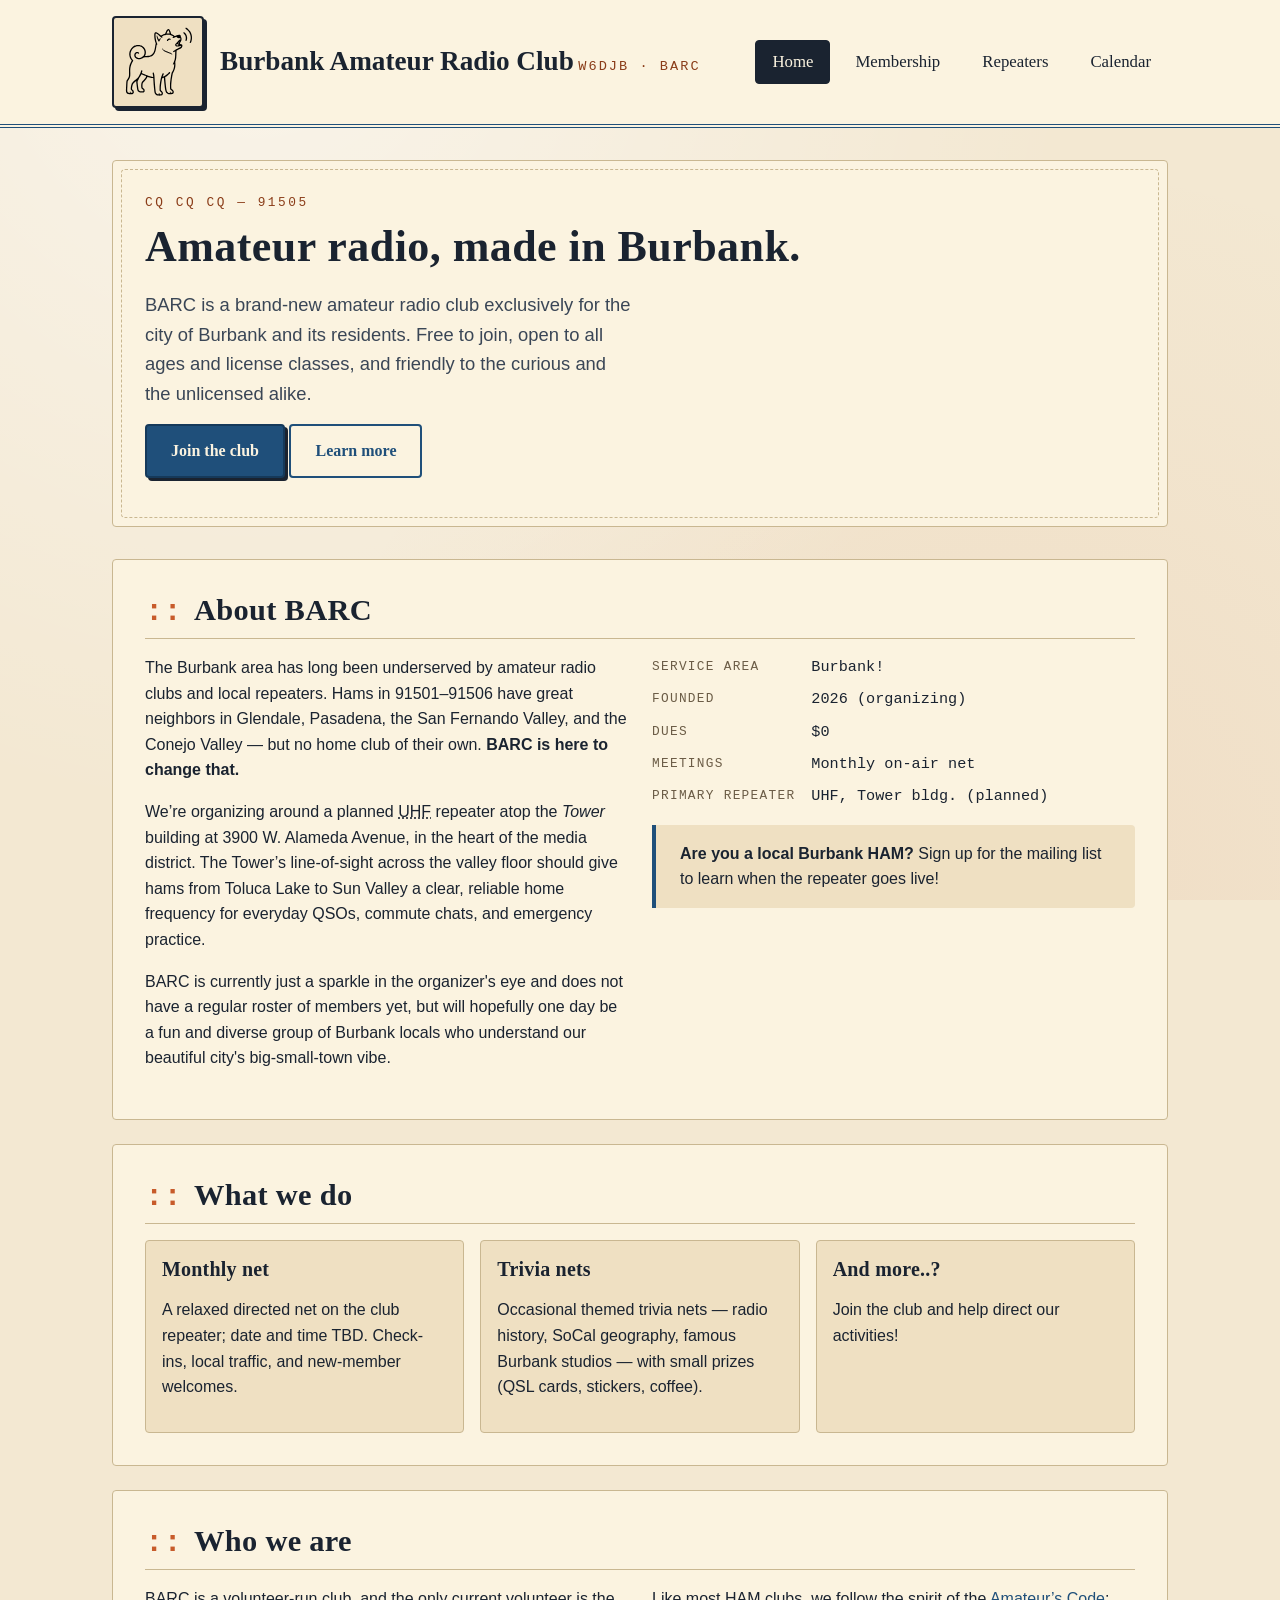
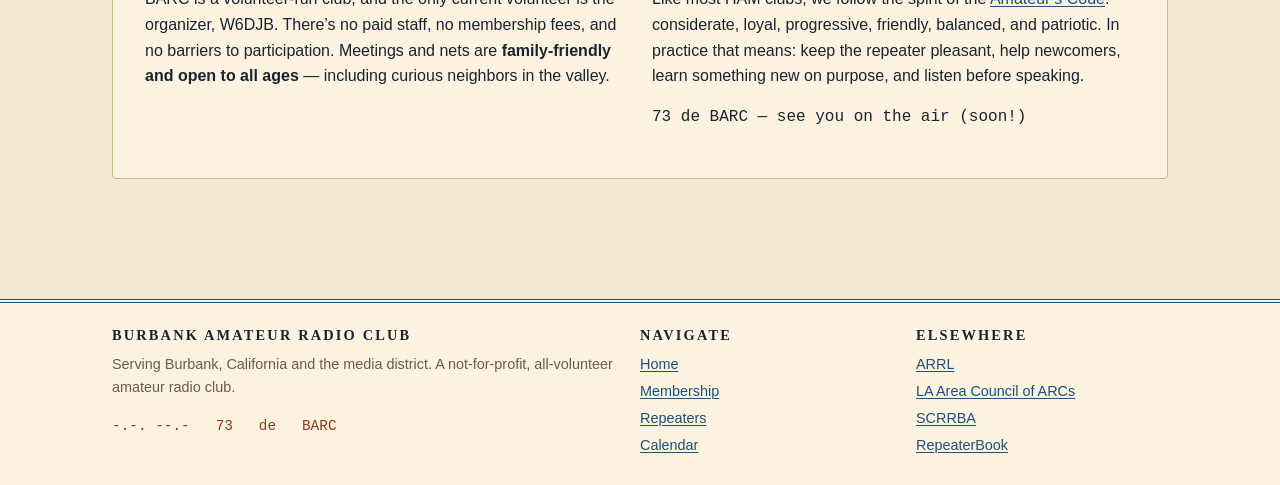
<file: index.html>
<!DOCTYPE html>
<html lang="en">
<head>
  <meta charset="UTF-8" />
  <meta name="viewport" content="width=device-width, initial-scale=1" />
  <title>Burbank Amateur Radio Club — BARC</title>
  <meta name="description"
        content="The Burbank Amateur Radio Club (BARC) is a new, free, family-friendly amateur radio club serving Burbank, California and the surrounding media district." />
  <link rel="icon" type="image/svg+xml" href="images/favicon.svg" />
  <link rel="stylesheet" href="css/style.css" />
</head>
<body>
  <!-- Skip link for keyboard and screen reader users -->
  <a class="skip-link" href="#main">Skip to main content</a>

  <!-- =========================================================
       Site masthead: logo + primary nav, reused on every page.
       ========================================================= -->
  <header class="masthead" role="banner">
    <div class="container masthead__inner">
      <a class="brand" href="index.html" aria-label="Burbank Amateur Radio Club home">
        <img class="brand__mark"
             src="images/logo.svg"
             alt=""
             width="92" height="58" />
        <span>
          <span class="brand__name">Burbank Amateur Radio Club</span>
          <span class="brand__call" aria-label="Club call sign pending">W6DJB &middot; BARC</span>
        </span>
      </a>

      <nav class="nav" aria-label="Primary">
        <ul class="nav__list">
          <li><a class="nav__link" href="index.html" aria-current="page">Home</a></li>
          <li><a class="nav__link" href="membership.html">Membership</a></li>
          <li><a class="nav__link" href="repeaters.html">Repeaters</a></li>
          <li><a class="nav__link" href="calendar.html">Calendar</a></li>
        </ul>
      </nav>
    </div>
  </header>

  <main id="main" class="container">

    <!-- Hero / welcome banner -->
    <section class="hero" aria-labelledby="hero-title">
      <p class="hero__eyebrow">CQ CQ CQ &mdash; 91505</p>
      <h1 id="hero-title">Amateur radio, made in Burbank.</h1>
      <p class="hero__lede">
        BARC is a brand-new amateur radio club exclusively for the city of Burbank and its residents.
        Free to join, open to all ages and license classes, and friendly to the curious
        and the unlicensed alike.
      </p>
      <p>
        <a class="btn" href="membership.html">Join the club</a>
        <a class="btn btn--ghost" href="#about">Learn more</a>
      </p>
    </section>

    <!-- About the club -->
    <section id="about" class="section" aria-labelledby="about-title">
      <h2 id="about-title" class="section__title">About BARC</h2>
      <div class="grid-2">
        <div class="stack">
          <p>
            The Burbank area has long been underserved by amateur radio clubs and
            local repeaters. Hams in 91501&ndash;91506 have great neighbors in Glendale,
            Pasadena, the San Fernando Valley, and the Conejo Valley &mdash; but no home club
            of their own. <strong>BARC is here to change that.</strong>
          </p>
          <p>
            We&rsquo;re organizing around a planned
            <abbr title="Ultra High Frequency">UHF</abbr> repeater atop the
            <em>Tower</em> building at 3900 W. Alameda Avenue, in the heart of the media district.
            The Tower&rsquo;s line-of-sight across the valley floor should give hams from
            Toluca Lake to Sun Valley a clear, reliable home frequency for everyday QSOs,
            commute chats, and emergency practice.
          </p>
          <p>
            BARC is currently just a sparkle in the organizer's eye and does not have a regular
            roster of members yet, but will hopefully one day be a fun and diverse group of Burbank
			locals who understand our beautiful city's big-small-town vibe.
          </p>
        </div>

        <aside aria-label="Club facts" class="stack">
          <dl class="spec">
            <dt>Service area</dt>
            <dd>Burbank!</dd>
            <dt>Founded</dt>
            <dd>2026 (organizing)</dd>
            <dt>Dues</dt>
            <dd>$0</dd>
            <dt>Meetings</dt>
            <dd>Monthly on-air net</dd>
            <dt>Primary repeater</dt>
            <dd>UHF, Tower bldg. (planned)</dd>
          </dl>

          <div class="callout callout--info" role="note">
            <strong>Are you a local Burbank HAM?</strong>
            Sign up for the mailing list to learn when the repeater goes live!
          </div>
        </aside>
      </div>
    </section>

    <!-- What we do -->
    <section class="section" aria-labelledby="what-title">
      <h2 id="what-title" class="section__title">What we do</h2>
      <ul class="cards">
        <li class="card">
          <h3>Monthly net</h3>
          <p>
            A relaxed directed net on the club repeater; date and time TBD.
            Check-ins, local traffic, and new-member welcomes.
          </p>
        </li>
        <li class="card">
          <h3>Trivia nets</h3>
          <p>
            Occasional themed trivia nets &mdash; radio history, SoCal geography,
            famous Burbank studios &mdash; with small prizes (QSL cards, stickers, coffee).
          </p>
        </li>
        <li class="card">
          <h3>And more..?</h3>
          <p>
            Join the club and help direct our activities!
          </p>
        </li>
      </ul>
    </section>

    <!-- Who we are -->
    <section class="section" aria-labelledby="who-title">
      <h2 id="who-title" class="section__title">Who we are</h2>
      <div class="grid-2">
        <div>
          <p>
            BARC is a volunteer-run club, and the only current volunteer is the organizer, W6DJB. 
			There&rsquo;s no paid staff, no membership fees, and no barriers to participation. 
			Meetings and nets are <strong>family-friendly and open to all ages</strong> &mdash; including
            curious neighbors in the valley.
          </p>
        </div>
        <div>
          <p>
            Like most HAM clubs, we follow the spirit of the
            <a href="https://www.arrl.org/amateur-code" rel="external noopener">Amateur&rsquo;s Code</a>:
            considerate, loyal, progressive, friendly, balanced, and patriotic.
            In practice that means: keep the repeater pleasant, help newcomers,
            learn something new on purpose, and listen before speaking.
          </p>
          <p class="mono">
            73 de BARC &mdash; see you on the air (soon!)
          </p>
        </div>
      </div>
    </section>

  </main>

  <!-- =========================================================
       Site footer: contact, quick links, retro sign-off.
       Reused on every page.
       ========================================================= -->
  <footer class="footer" role="contentinfo">
    <div class="container footer__grid">
      <div>
        <h4>Burbank Amateur Radio Club</h4>
        <p>
          Serving Burbank, California and the media district.
          A not-for-profit, all-volunteer amateur radio club.
        </p>
        <p class="footer__sign">-.-. --.- &nbsp; 73 &nbsp; de &nbsp; BARC</p>
      </div>
      <div>
        <h4>Navigate</h4>
        <ul>
          <li><a href="index.html">Home</a></li>
          <li><a href="membership.html">Membership</a></li>
          <li><a href="repeaters.html">Repeaters</a></li>
          <li><a href="calendar.html">Calendar</a></li>
        </ul>
      </div>
      <div>
        <h4>Elsewhere</h4>
        <ul>
          <li><a href="https://www.arrl.org/" rel="external noopener">ARRL</a></li>
          <li><a href="https://laacarc.org/" rel="external noopener">LA Area Council of ARCs</a></li>
          <li><a href="https://www.scrrba.org/" rel="external noopener">SCRRBA</a></li>
          <li><a href="https://www.repeaterbook.com/" rel="external noopener">RepeaterBook</a></li>
        </ul>
      </div>
    </div>
  </footer>

</body>
</html>
</file>
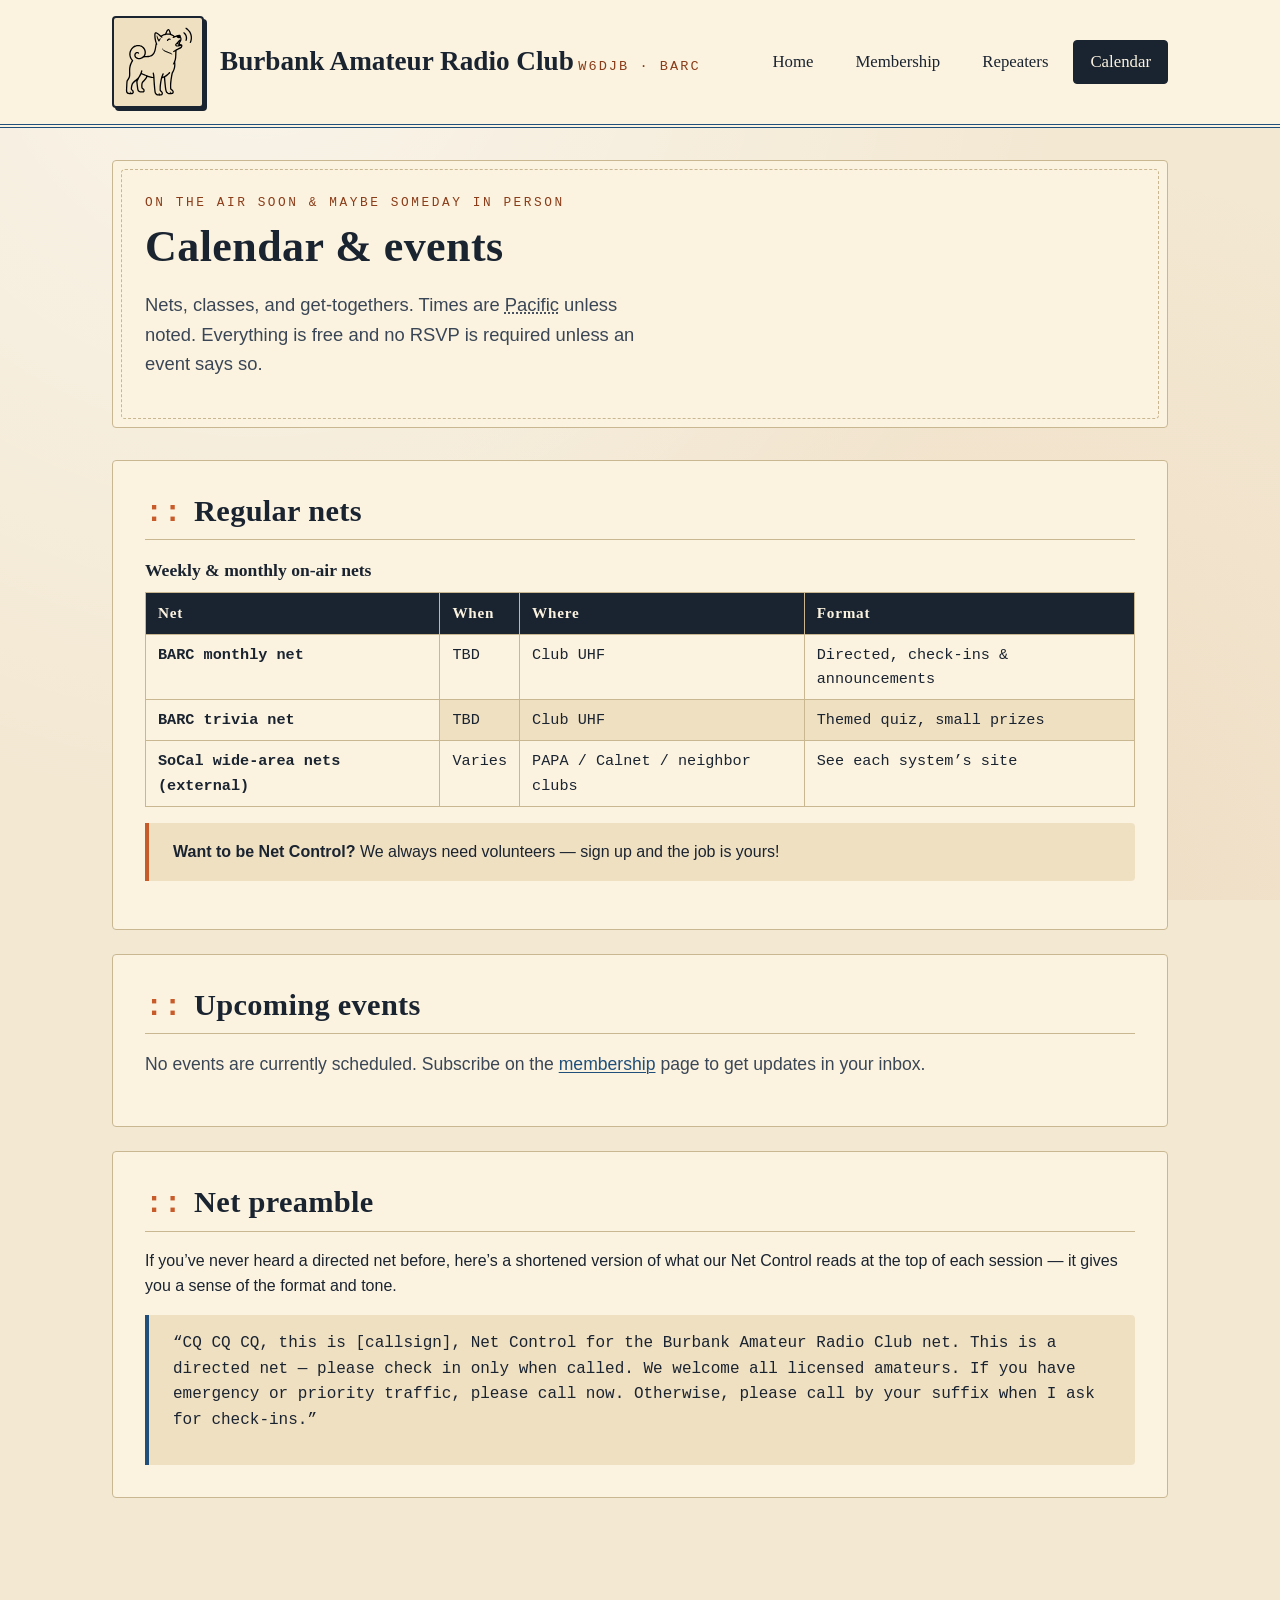
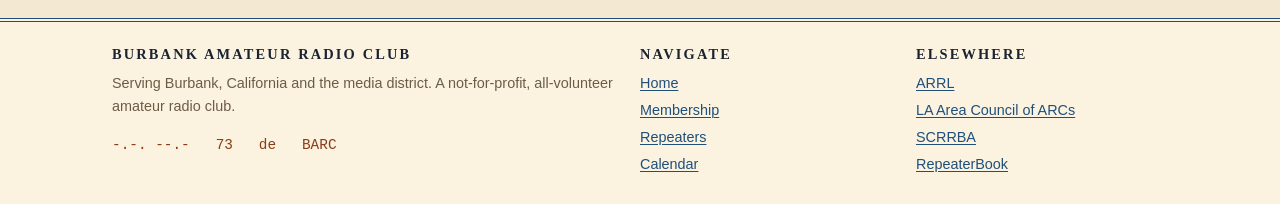
<file: calendar.html>
<!DOCTYPE html>
<html lang="en">
<head>
  <meta charset="UTF-8" />
  <meta name="viewport" content="width=device-width, initial-scale=1" />
  <title>Calendar &amp; Events — Burbank Amateur Radio Club</title>
  <meta name="description"
        content="Upcoming nets, classes, and events hosted by the Burbank Amateur Radio Club." />
  <link rel="icon" type="image/svg+xml" href="images/favicon.svg" />
  <link rel="stylesheet" href="css/style.css" />
</head>
<body>
  <a class="skip-link" href="#main">Skip to main content</a>

  <header class="masthead" role="banner">
    <div class="container masthead__inner">
      <a class="brand" href="index.html" aria-label="Burbank Amateur Radio Club home">
        <img class="brand__mark" src="images/logo.svg" alt="" width="92" height="58" />
        <span>
          <span class="brand__name">Burbank Amateur Radio Club</span>
          <span class="brand__call" aria-label="Club call sign pending">W6DJB &middot; BARC</span>
        </span>
      </a>

      <nav class="nav" aria-label="Primary">
        <ul class="nav__list">
          <li><a class="nav__link" href="index.html">Home</a></li>
          <li><a class="nav__link" href="membership.html">Membership</a></li>
          <li><a class="nav__link" href="repeaters.html">Repeaters</a></li>
          <li><a class="nav__link" href="calendar.html" aria-current="page">Calendar</a></li>
        </ul>
      </nav>
    </div>
  </header>

  <main id="main" class="container">

    <section class="hero" aria-labelledby="hero-title">
      <p class="hero__eyebrow">ON THE AIR SOON &amp; MAYBE SOMEDAY IN PERSON</p>
      <h1 id="hero-title">Calendar &amp; events</h1>
      <p class="hero__lede">
        Nets, classes, and get-togethers. Times are
        <abbr title="Pacific Time, America/Los_Angeles">Pacific</abbr> unless noted.
        Everything is free and no RSVP is required unless an event says so.
      </p>
    </section>

    <!-- Recurring / regular schedule -->
    <section class="section" aria-labelledby="nets-title">
      <h2 id="nets-title" class="section__title">Regular nets</h2>

      <div class="table-wrap">
        <table class="data">
          <caption>Weekly &amp; monthly on-air nets</caption>
          <thead>
            <tr>
              <th scope="col">Net</th>
              <th scope="col">When</th>
              <th scope="col">Where</th>
              <th scope="col">Format</th>
            </tr>
          </thead>
          <tbody>
            <tr>
              <th scope="row">BARC monthly net</th>
              <td>TBD</td>
              <td>Club UHF</td>
              <td>Directed, check-ins &amp; announcements</td>
            </tr>
            <tr>
              <th scope="row">BARC trivia net</th>
              <td>TBD</td>
              <td>Club UHF</td>
              <td>Themed quiz, small prizes</td>
            </tr>
            <tr>
              <th scope="row">SoCal wide-area nets <span aria-hidden="true">(external)</span></th>
              <td>Varies</td>
              <td>PAPA / Calnet / neighbor clubs</td>
              <td>See each system&rsquo;s site</td>
            </tr>
          </tbody>
        </table>
      </div>

      <div class="callout" role="note">
        <strong>Want to be Net Control?</strong>
        We always need volunteers &mdash; sign up and the job is yours!
      </div>
    </section>

    <!-- Upcoming one-off events -->
    <section class="section" aria-labelledby="upcoming-title">
      <h2 id="upcoming-title" class="section__title">Upcoming events</h2>

	<!--
      <ul class="cards">
        <li class="card">
          <p class="mono" style="color:var(--c-accent-d);margin:0 0 0.25rem">
            <time datetime="2026-05-09">Saturday, May&nbsp;9, 2026</time>
          </p>
          <h3>Organizing meeting &amp; pizza</h3>
          <p>
            10&nbsp;AM &ndash; noon at the
            <strong>Buena Vista Branch Library</strong>, 300 N. Buena Vista St., Burbank.
            Help us ratify bylaws, pick officers, and plan the first year.
            Kids welcome; pizza provided.
          </p>
        </li>
        <li class="card">
          <p class="mono" style="color:var(--c-accent-d);margin:0 0 0.25rem">
            <time datetime="2026-05-12">Tuesday, May&nbsp;12, 2026</time>
          </p>
          <h3>First BARC monthly net</h3>
          <p>
            7:30&nbsp;PM on the interim repeater (frequency announced in the
            newsletter the week before). Round-robin check-ins, intros, and
            announcements about the Tower site build-out.
          </p>
        </li>
        <li class="card">
          <p class="mono" style="color:var(--c-accent-d);margin:0 0 0.25rem">
            <time datetime="2026-06-06">Sat&ndash;Sun, June&nbsp;6&ndash;7, 2026</time>
          </p>
          <h3>ARRL Field Day</h3>
          <p>
            Joint operation with neighbor clubs. Location TBA &mdash; likely
            Wildwood Canyon Park. All classes of visitors welcome; demo stations
            for kids and the licensed-curious.
          </p>
        </li>
        <li class="card">
          <p class="mono" style="color:var(--c-accent-d);margin:0 0 0.25rem">
            <time datetime="2026-07-18">Saturday, July&nbsp;18, 2026</time>
          </p>
          <h3>Technician class, session 1 of 3</h3>
          <p>
            9&nbsp;AM&ndash;noon at the library. Bring a notebook; we&rsquo;ll provide the
            study guide. VE exam session after session 3 in August.
          </p>
        </li>
        <li class="card">
          <p class="mono" style="color:var(--c-accent-d);margin:0 0 0.25rem">
            <time datetime="2026-08-15">Saturday, August&nbsp;15, 2026</time>
          </p>
          <h3>POTA outing: Griffith Park</h3>
          <p>
            K-4559, morning into early afternoon. Bring an HT or a portable HF
            rig and a folding chair. Coffee provided; shade is not guaranteed.
          </p>
        </li>
        <li class="card">
          <p class="mono" style="color:var(--c-accent-d);margin:0 0 0.25rem">
            <time datetime="2026-10-03">Saturday, October&nbsp;3, 2026</time>
          </p>
          <h3>Simulated Emergency Test</h3>
          <p>
            Joint exercise with Burbank CERT. Message-handling practice,
            portable operations, and debrief. A great first event for new hams.
          </p>
        </li>
      </ul>
	  -->

      <p class="lede">
        No events are currently scheduled.
        Subscribe on the <a href="membership.html">membership</a> page to get updates in your inbox.
      </p>
    </section>

    <!-- Net preamble (educational, a fun retro touch) -->
    <section class="section" aria-labelledby="preamble-title">
      <h2 id="preamble-title" class="section__title">Net preamble</h2>
      <p>
        If you&rsquo;ve never heard a directed net before, here&rsquo;s a shortened version of
        what our Net Control reads at the top of each session &mdash; it gives you a
        sense of the format and tone.
      </p>
      <blockquote style="
        font-family: var(--ff-mono);
        background: var(--c-surface-2);
        border-left: 4px solid var(--c-primary);
        padding: var(--space-4) var(--space-6);
        margin: 0;
        border-radius: 0 var(--radius) var(--radius) 0;
      ">
        <p>
          &ldquo;CQ CQ CQ, this is
          [callsign], Net Control for the Burbank Amateur Radio Club net.
          This is a directed net &mdash; please check in only when called.
          We welcome all licensed amateurs. If you have emergency or priority
          traffic, please call now. Otherwise, please call by your suffix
          when I ask for check-ins.&rdquo;
        </p>
      </blockquote>
    </section>

  </main>

  <footer class="footer" role="contentinfo">
    <div class="container footer__grid">
      <div>
        <h4>Burbank Amateur Radio Club</h4>
        <p>
          Serving Burbank, California and the media district.
          A not-for-profit, all-volunteer amateur radio club.
        </p>
        <p class="footer__sign">-.-. --.- &nbsp; 73 &nbsp; de &nbsp; BARC</p>
      </div>
      <div>
        <h4>Navigate</h4>
        <ul>
          <li><a href="index.html">Home</a></li>
          <li><a href="membership.html">Membership</a></li>
          <li><a href="repeaters.html">Repeaters</a></li>
          <li><a href="calendar.html">Calendar</a></li>
        </ul>
      </div>
      <div>
        <h4>Elsewhere</h4>
        <ul>
          <li><a href="https://www.arrl.org/" rel="external noopener">ARRL</a></li>
          <li><a href="https://laacarc.org/" rel="external noopener">LA Area Council of ARCs</a></li>
          <li><a href="https://www.scrrba.org/" rel="external noopener">SCRRBA</a></li>
          <li><a href="https://www.repeaterbook.com/" rel="external noopener">RepeaterBook</a></li>
        </ul>
      </div>
    </div>
  </footer>

</body>
</html>
</file>
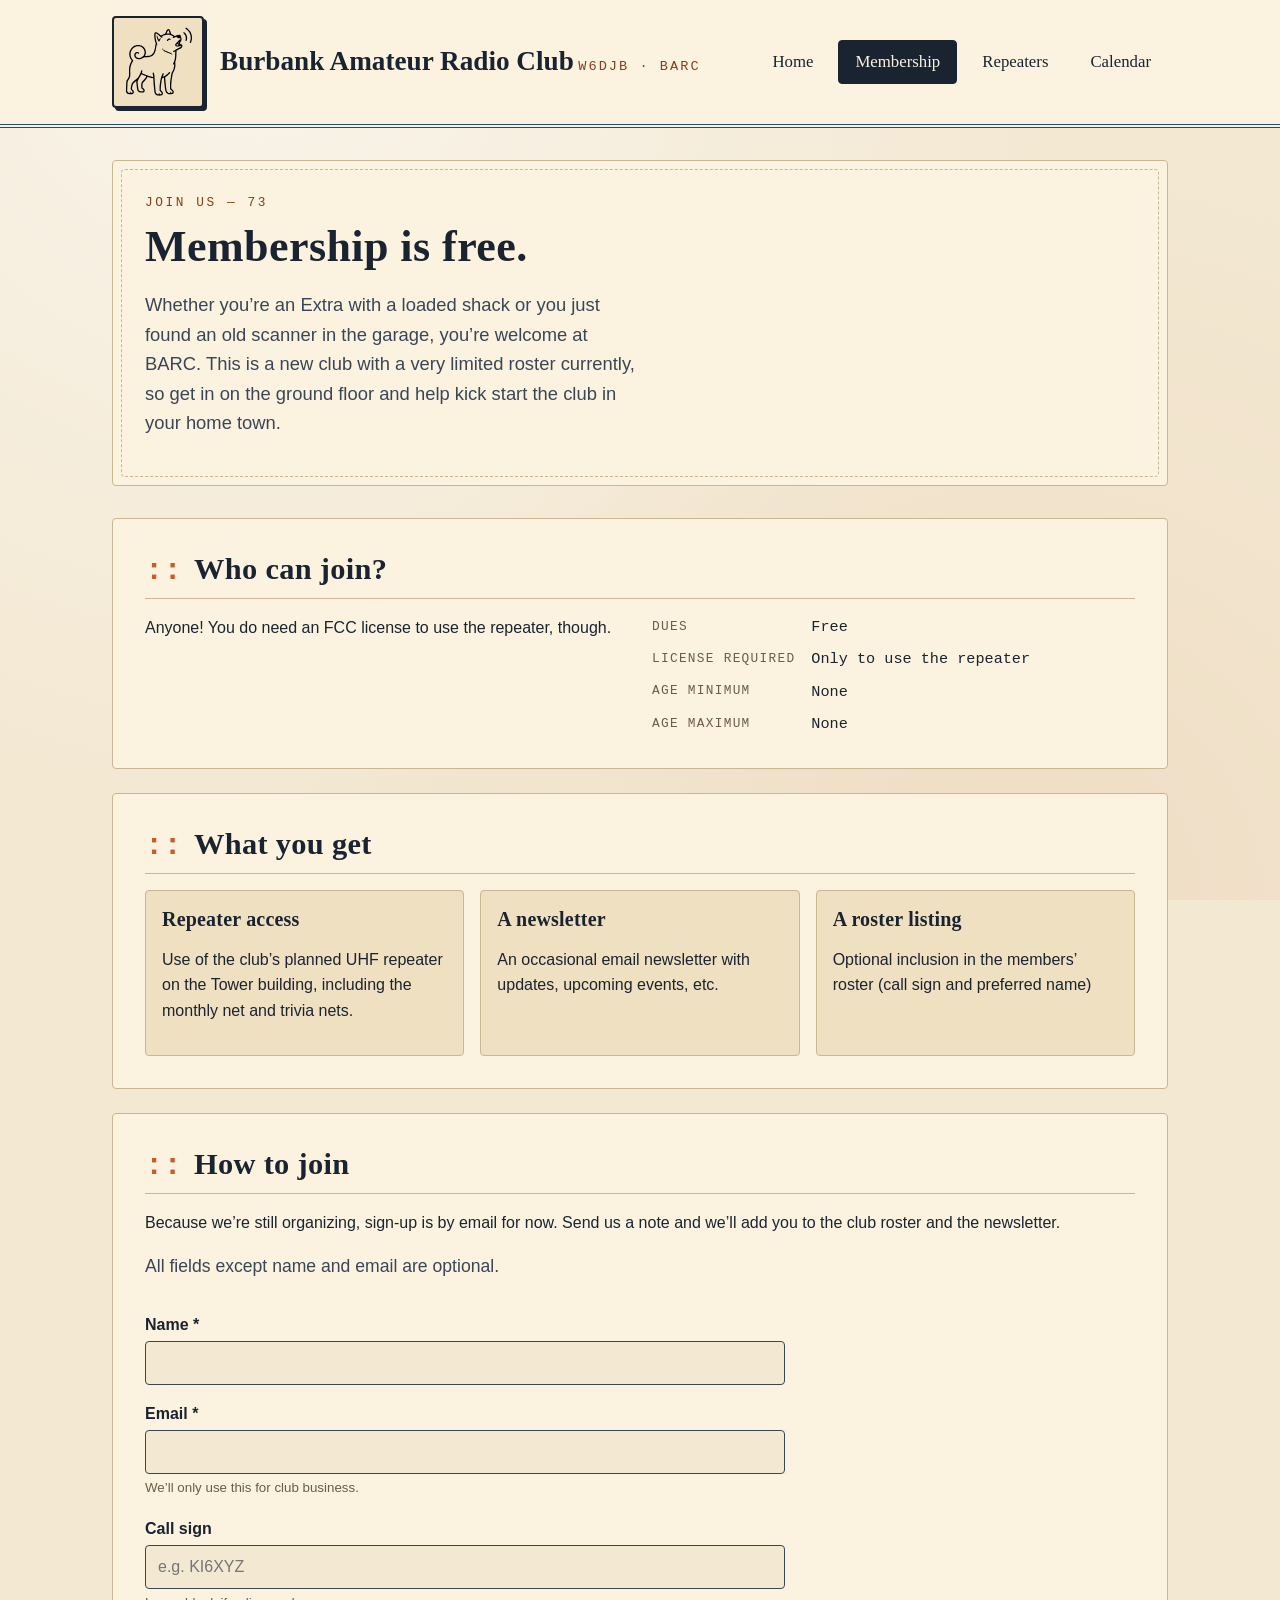
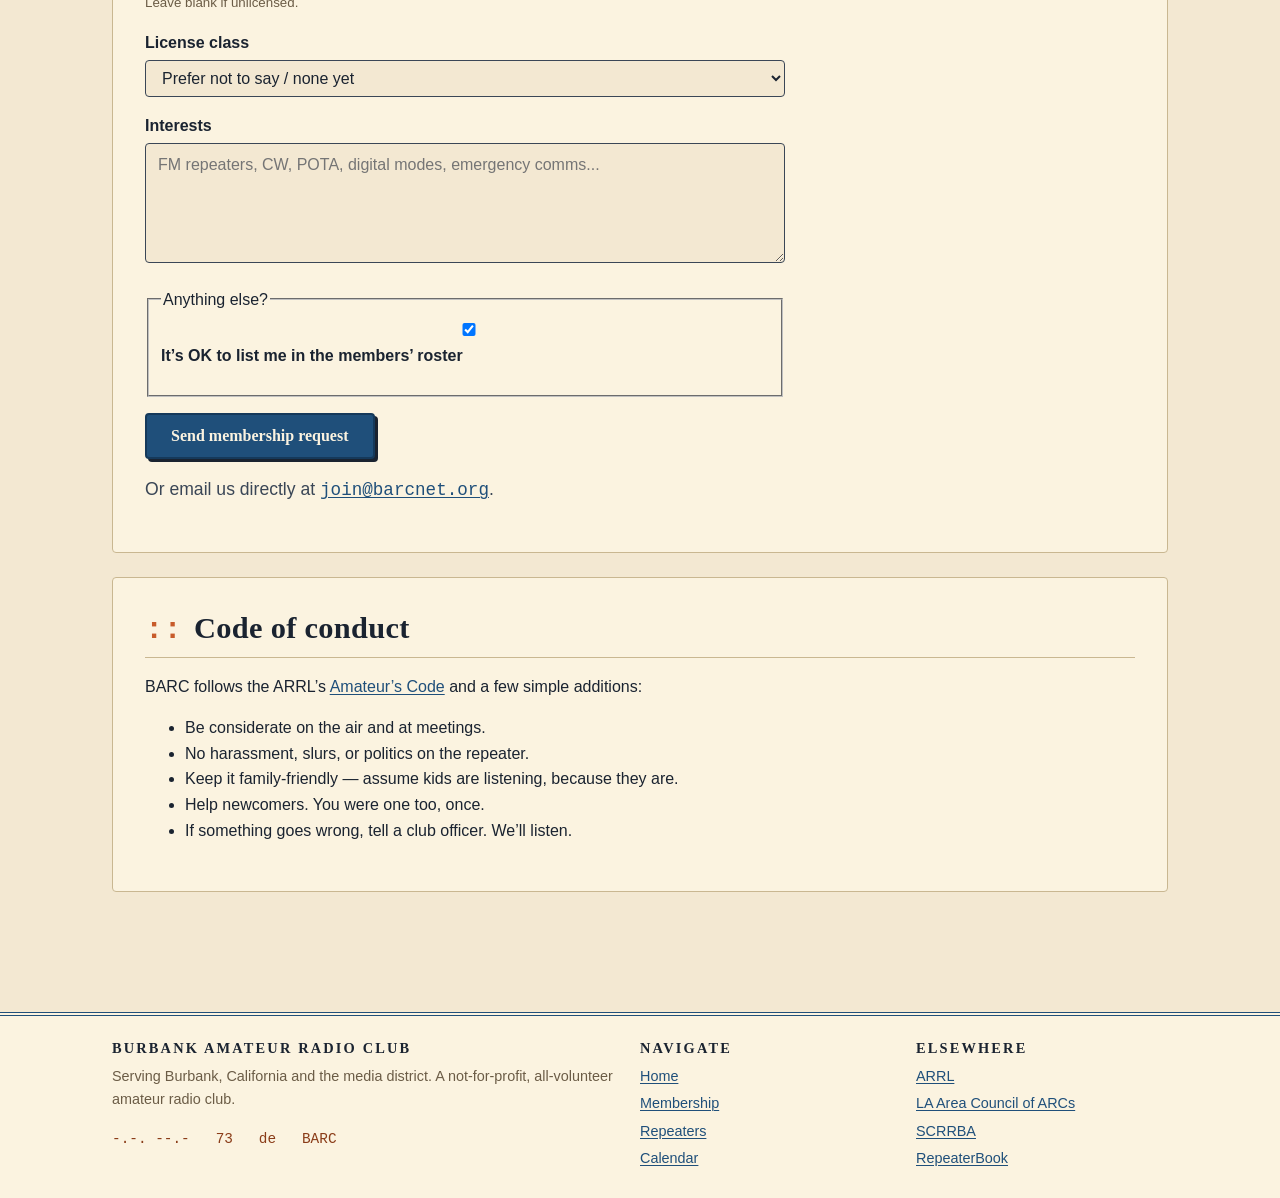
<file: membership.html>
<!DOCTYPE html>
<html lang="en">
<head>
  <meta charset="UTF-8" />
  <meta name="viewport" content="width=device-width, initial-scale=1" />
  <title>Membership — Burbank Amateur Radio Club</title>
  <meta name="description"
        content="BARC membership is free and open to anyone. Here's how to join, what to expect, and how to get on the air." />
  <link rel="icon" type="image/svg+xml" href="images/favicon.svg" />
  <link rel="stylesheet" href="css/style.css" />
</head>
<body>
  <a class="skip-link" href="#main">Skip to main content</a>

  <header class="masthead" role="banner">
    <div class="container masthead__inner">
      <a class="brand" href="index.html" aria-label="Burbank Amateur Radio Club home">
        <img class="brand__mark" src="images/logo.svg" alt="" width="92" height="58" />
        <span>
          <span class="brand__name">Burbank Amateur Radio Club</span>
          <span class="brand__call" aria-label="Club call sign pending">W6DJB &middot; BARC</span>
        </span>
      </a>

      <nav class="nav" aria-label="Primary">
        <ul class="nav__list">
          <li><a class="nav__link" href="index.html">Home</a></li>
          <li><a class="nav__link" href="membership.html" aria-current="page">Membership</a></li>
          <li><a class="nav__link" href="repeaters.html">Repeaters</a></li>
          <li><a class="nav__link" href="calendar.html">Calendar</a></li>
        </ul>
      </nav>
    </div>
  </header>

  <main id="main" class="container">

    <section class="hero" aria-labelledby="hero-title">
      <p class="hero__eyebrow">JOIN US &mdash; 73</p>
      <h1 id="hero-title">Membership is free.</h1>
      <p class="hero__lede">
        Whether you&rsquo;re an Extra with a loaded shack or you just found an old scanner
        in the garage, you&rsquo;re welcome at BARC. This is a new club with a very limited roster
		currently, so get in on the ground floor and help kick start the club in your home town.
      </p>
    </section>

    <section class="section" aria-labelledby="who-can-join">
      <h2 id="who-can-join" class="section__title">Who can join?</h2>
      <div class="grid-2">
        <div class="stack">
          <p>
            Anyone! You do need an FCC license to use the repeater, though.
          </p>
        </div>
        <aside class="stack" aria-label="Membership at a glance">
          <dl class="spec">
            <dt>Dues</dt><dd>Free</dd>
            <dt>License required</dt><dd>Only to use the repeater</dd>
            <dt>Age minimum</dt><dd>None</dd>
            <dt>Age maximum</dt><dd>None</dd>
          </dl>
        </aside>
      </div>
    </section>

    <section class="section" aria-labelledby="what-you-get">
      <h2 id="what-you-get" class="section__title">What you get</h2>
      <ul class="cards">
        <li class="card">
          <h3>Repeater access</h3>
          <p>
            Use of the club&rsquo;s planned UHF repeater on the Tower building,
            including the monthly net and trivia nets.
          </p>
        </li>
        <li class="card">
          <h3>A newsletter</h3>
          <p>
            An occasional email newsletter with updates, upcoming events, etc.
          </p>
        </li>
        <li class="card">
          <h3>A roster listing</h3>
          <p>
            Optional inclusion in the members&rsquo; roster (call sign and preferred name)
          </p>
        </li>
      </ul>
    </section>

    <section class="section" aria-labelledby="how-to-join">
      <h2 id="how-to-join" class="section__title">How to join</h2>
      <p>
        Because we&rsquo;re still organizing, sign-up is by email for now.
        Send us a note and we&rsquo;ll add you to the club roster and the newsletter.
      </p>

      <!--
        The form below is intentionally a plain mailto handoff.
        When we stand up a real backend, swap the action to a POST endpoint
        and keep the same field names so nothing downstream has to change.
      -->
      <form class="form"
            action="mailto:join@barcnet.org"
            method="post"
            enctype="text/plain"
            aria-describedby="form-note">
        <p id="form-note" class="lede">
          All fields except name and email are optional.
        </p>

        <div>
          <label for="m-name">Name <span aria-hidden="true">*</span></label>
          <input id="m-name" name="name" type="text" autocomplete="name" required />
        </div>

        <div>
          <label for="m-email">Email <span aria-hidden="true">*</span></label>
          <input id="m-email" name="email" type="email" autocomplete="email" required />
          <small>We&rsquo;ll only use this for club business.</small>
        </div>

        <div>
          <label for="m-call">Call sign</label>
          <input id="m-call" name="callsign" type="text"
                 inputmode="text" autocomplete="off"
                 pattern="[A-Za-z0-9/]{3,10}"
                 placeholder="e.g. KI6XYZ" />
          <small>Leave blank if unlicensed.</small>
        </div>

        <div>
          <label for="m-class">License class</label>
          <select id="m-class" name="license_class">
            <option value="">Prefer not to say / none yet</option>
            <option value="technician">Technician</option>
            <option value="general">General</option>
            <option value="extra">Extra</option>
            <option value="other">Other / foreign</option>
          </select>
        </div>

        <div>
          <label for="m-interest">Interests</label>
          <textarea id="m-interest" name="interests" rows="4"
                    placeholder="FM repeaters, CW, POTA, digital modes, emergency comms..."></textarea>
        </div>

        <fieldset>
          <legend>Anything else?</legend>
          <p>
            <input id="m-roster" name="roster_ok" type="checkbox" value="yes" checked />
            <label for="m-roster" style="display:inline">It&rsquo;s OK to list me in the members&rsquo; roster</label>
          </p>
        </fieldset>

        <p>
          <button class="btn" type="submit">Send membership request</button>
        </p>
      </form>

      <p class="lede">
        Or email us directly at
        <a href="mailto:join@barcnet.org"><span class="mono">join@barcnet.org</span></a>.
      </p>
    </section>

    <section class="section" aria-labelledby="code-of-conduct">
      <h2 id="code-of-conduct" class="section__title">Code of conduct</h2>
      <p>
        BARC follows the ARRL&rsquo;s
        <a href="https://www.arrl.org/amateur-code" rel="external noopener">Amateur&rsquo;s Code</a>
        and a few simple additions:
      </p>
      <ul>
        <li>Be considerate on the air and at meetings.</li>
        <li>No harassment, slurs, or politics on the repeater.</li>
        <li>Keep it family-friendly &mdash; assume kids are listening, because they are.</li>
        <li>Help newcomers. You were one too, once.</li>
        <li>If something goes wrong, tell a club officer. We&rsquo;ll listen.</li>
      </ul>
    </section>

  </main>

  <footer class="footer" role="contentinfo">
    <div class="container footer__grid">
      <div>
        <h4>Burbank Amateur Radio Club</h4>
        <p>
          Serving Burbank, California and the media district.
          A not-for-profit, all-volunteer amateur radio club.
        </p>
        <p class="footer__sign">-.-. --.- &nbsp; 73 &nbsp; de &nbsp; BARC</p>
      </div>
      <div>
        <h4>Navigate</h4>
        <ul>
          <li><a href="index.html">Home</a></li>
          <li><a href="membership.html">Membership</a></li>
          <li><a href="repeaters.html">Repeaters</a></li>
          <li><a href="calendar.html">Calendar</a></li>
        </ul>
      </div>
      <div>
        <h4>Elsewhere</h4>
        <ul>
          <li><a href="https://www.arrl.org/" rel="external noopener">ARRL</a></li>
          <li><a href="https://laacarc.org/" rel="external noopener">LA Area Council of ARCs</a></li>
          <li><a href="https://www.scrrba.org/" rel="external noopener">SCRRBA</a></li>
          <li><a href="https://www.repeaterbook.com/" rel="external noopener">RepeaterBook</a></li>
        </ul>
      </div>
    </div>
  </footer>

</body>
</html>
</file>
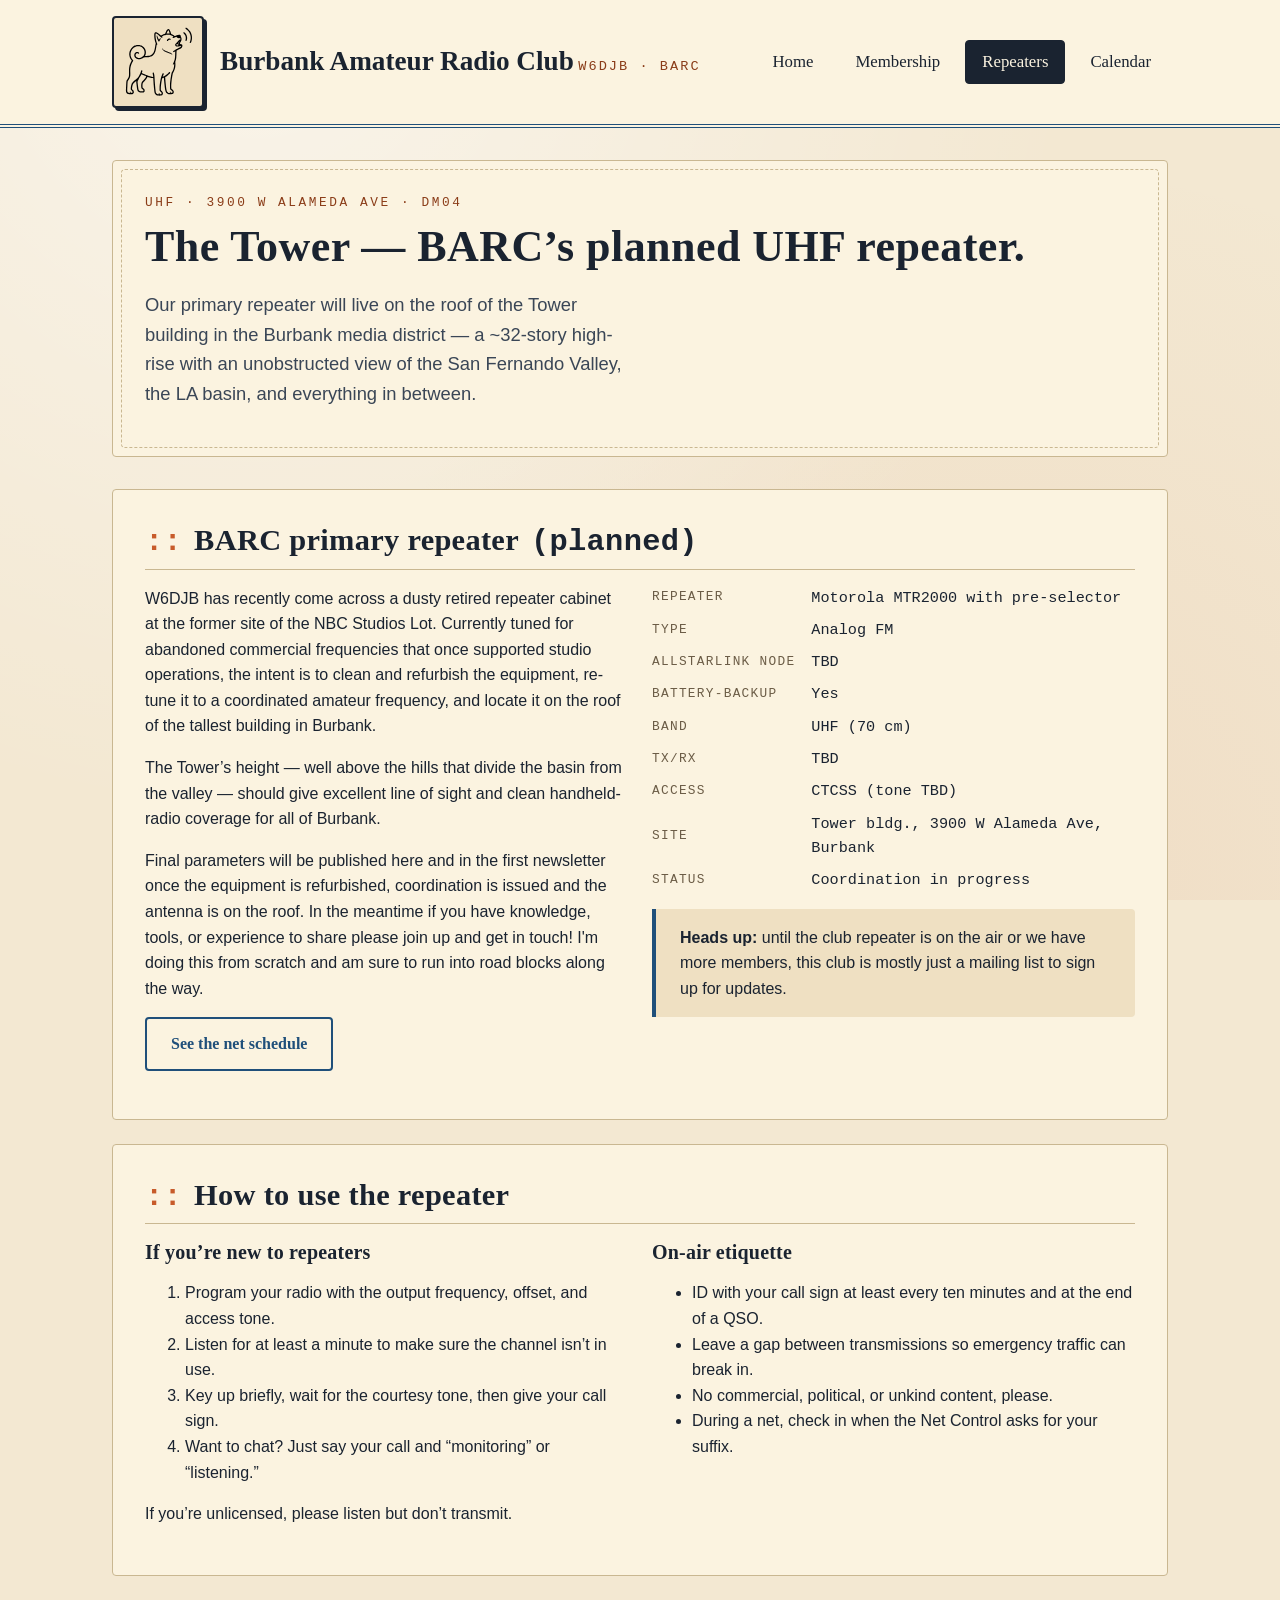
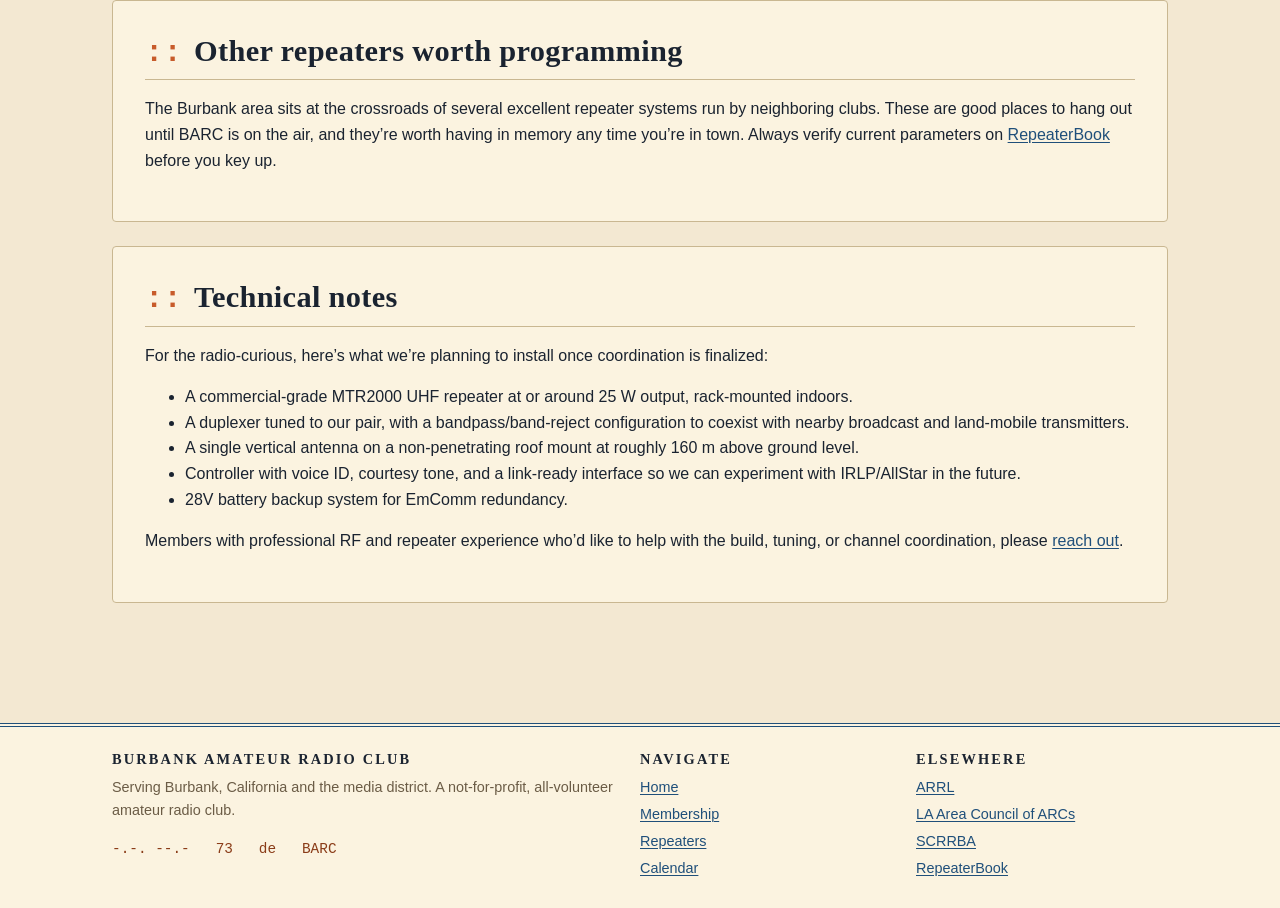
<file: repeaters.html>
<!DOCTYPE html>
<html lang="en">
<head>
  <meta charset="UTF-8" />
  <meta name="viewport" content="width=device-width, initial-scale=1" />
  <title>Repeaters — Burbank Amateur Radio Club</title>
  <meta name="description"
        content="Information about the BARC UHF repeater planned for the Tower building at 3900 W Alameda in Burbank, plus nearby linked systems worth programming into your radio." />
  <link rel="icon" type="image/svg+xml" href="images/favicon.svg" />
  <link rel="stylesheet" href="css/style.css" />
</head>
<body>
  <a class="skip-link" href="#main">Skip to main content</a>

  <header class="masthead" role="banner">
    <div class="container masthead__inner">
      <a class="brand" href="index.html" aria-label="Burbank Amateur Radio Club home">
        <img class="brand__mark" src="images/logo.svg" alt="" width="92" height="58" />
        <span>
          <span class="brand__name">Burbank Amateur Radio Club</span>
          <span class="brand__call" aria-label="Club call sign pending">W6DJB &middot; BARC</span>
        </span>
      </a>

      <nav class="nav" aria-label="Primary">
        <ul class="nav__list">
          <li><a class="nav__link" href="index.html">Home</a></li>
          <li><a class="nav__link" href="membership.html">Membership</a></li>
          <li><a class="nav__link" href="repeaters.html" aria-current="page">Repeaters</a></li>
          <li><a class="nav__link" href="calendar.html">Calendar</a></li>
        </ul>
      </nav>
    </div>
  </header>

  <main id="main" class="container">

    <section class="hero" aria-labelledby="hero-title">
      <p class="hero__eyebrow">UHF &middot; 3900 W ALAMEDA AVE &middot; DM04</p>
      <h1 id="hero-title">The Tower &mdash; BARC&rsquo;s planned UHF repeater.</h1>
      <p class="hero__lede">
        Our primary repeater will live on the roof of the Tower building in the
        Burbank media district &mdash; a ~32-story high-rise with an unobstructed
        view of the San Fernando Valley, the LA basin, and everything in between.
      </p>
    </section>

    <section class="section" aria-labelledby="barc-rpt">
      <h2 id="barc-rpt" class="section__title">BARC primary repeater <span class="mono" aria-hidden="true">(planned)</span></h2>

      <div class="grid-2">
        <div class="stack">
          <p>
            W6DJB has recently come across a dusty retired repeater cabinet at the former
			site of the NBC Studios Lot.  Currently tuned for abandoned commercial frequencies
			that once supported studio operations, the intent is to clean and refurbish the equipment,
			re-tune it to a coordinated amateur frequency, and locate it on the roof of the tallest
			building in Burbank.
          </p>
          <p>
            The Tower&rsquo;s height &mdash; well above the hills that divide the basin from
            the valley &mdash; should give excellent line of sight and clean handheld-radio 
			coverage for all of Burbank.
          </p>
          <p>
            Final parameters will be published here and in the first newsletter
            once the equipment is refurbished, coordination is issued and the antenna is on the roof.
			In the meantime if you have knowledge, tools, or experience to share please join up and get
			in touch!  I'm doing this from scratch and am sure to run into road blocks along the way.
          </p>
          <p>
            <a class="btn btn--ghost" href="calendar.html">See the net schedule</a>
          </p>
        </div>

        <aside aria-label="Repeater specifications" class="stack">
          <dl class="spec">
			<dt>Repeater</dt><dd>Motorola MTR2000 with pre-selector</dd>
			<dt>Type</dt><dd>Analog FM</dd>
			<dt>Allstarlink node</dt><dd>TBD</dd>
			<dt>Battery-backup</dt><dd>Yes</dd>
            <dt>Band</dt><dd>UHF (70&nbsp;cm)</dd>
            <dt>TX/RX</dt><dd>TBD</dd>
            <dt>Access</dt><dd>CTCSS (tone TBD)</dd>
            <dt>Site</dt><dd>Tower bldg., 3900 W Alameda Ave, Burbank</dd>
            <dt>Status</dt><dd>Coordination in progress</dd>
          </dl>
          <div class="callout callout--info" role="note">
            <strong>Heads up:</strong>
            until the club repeater is on the air or we have more members, this club is mostly just a mailing list 
			to sign up for updates.
          </div>
        </aside>
      </div>
    </section>

    <section class="section" aria-labelledby="how-to-use">
      <h2 id="how-to-use" class="section__title">How to use the repeater</h2>
      <div class="grid-2">
        <div class="stack">
          <h3>If you&rsquo;re new to repeaters</h3>
          <ol>
            <li>Program your radio with the output frequency, offset, and access tone.</li>
            <li>Listen for at least a minute to make sure the channel isn&rsquo;t in use.</li>
            <li>Key up briefly, wait for the courtesy tone, then give your call sign.</li>
            <li>Want to chat? Just say your call and &ldquo;monitoring&rdquo; or &ldquo;listening.&rdquo;</li>
          </ol>
          <p>
            If you&rsquo;re unlicensed, please listen but don&rsquo;t transmit.
          </p>
        </div>
        <div class="stack">
          <h3>On-air etiquette</h3>
          <ul>
            <li>ID with your call sign at least every ten minutes and at the end of a QSO.</li>
            <li>Leave a gap between transmissions so emergency traffic can break in.</li>
            <li>No commercial, political, or unkind content, please.</li>
            <li>During a net, check in when the Net Control asks for your suffix.</li>
          </ul>
        </div>
      </div>
    </section>

    <section class="section" aria-labelledby="other-rpts">
      <h2 id="other-rpts" class="section__title">Other repeaters worth programming</h2>
      <p>
        The Burbank area sits at the crossroads of several excellent repeater systems
        run by neighboring clubs. These are good places to hang out until BARC is
        on the air, and they&rsquo;re worth having in memory any time you&rsquo;re in town.
        Always verify current parameters on
        <a href="https://www.repeaterbook.com/" rel="external noopener">RepeaterBook</a>
        before you key up.
      </p>
	</section>

    <section class="section" aria-labelledby="technical">
      <h2 id="technical" class="section__title">Technical notes</h2>
      <p>
        For the radio-curious, here&rsquo;s what we&rsquo;re planning to install once
        coordination is finalized:
      </p>
      <ul>
        <li>A commercial-grade MTR2000 UHF repeater at or around 25 W output, rack-mounted indoors.</li>
        <li>A duplexer tuned to our pair, with a bandpass/band-reject configuration
            to coexist with nearby broadcast and land-mobile transmitters.</li>
        <li>A single vertical antenna on a non-penetrating roof mount at roughly
            160 m above ground level.</li>
        <li>Controller with voice ID, courtesy tone, and a link-ready interface
            so we can experiment with IRLP/AllStar in the future.</li>
        <li>28V battery backup system for EmComm redundancy.</li>			
      </ul>
      <p>
        Members with professional RF and repeater experience who&rsquo;d like to help with the build,
        tuning, or channel coordination, please
        <a href="membership.html#how-to-join">reach out</a>.
      </p>
    </section>

  </main>

  <footer class="footer" role="contentinfo">
    <div class="container footer__grid">
      <div>
        <h4>Burbank Amateur Radio Club</h4>
        <p>
          Serving Burbank, California and the media district.
          A not-for-profit, all-volunteer amateur radio club.
        </p>
        <p class="footer__sign">-.-. --.- &nbsp; 73 &nbsp; de &nbsp; BARC</p>
      </div>
      <div>
        <h4>Navigate</h4>
        <ul>
          <li><a href="index.html">Home</a></li>
          <li><a href="membership.html">Membership</a></li>
          <li><a href="repeaters.html">Repeaters</a></li>
          <li><a href="calendar.html">Calendar</a></li>
        </ul>
      </div>
      <div>
        <h4>Elsewhere</h4>
        <ul>
          <li><a href="https://www.arrl.org/" rel="external noopener">ARRL</a></li>
          <li><a href="https://laacarc.org/" rel="external noopener">LA Area Council of ARCs</a></li>
          <li><a href="https://www.scrrba.org/" rel="external noopener">SCRRBA</a></li>
          <li><a href="https://www.repeaterbook.com/" rel="external noopener">RepeaterBook</a></li>
        </ul>
      </div>
    </div>
  </footer>

</body>
</html>
</file>
<file: css/style.css>
/* =========================================================================
   Burbank Amateur Radio Club (BARC) — stylesheet
   -------------------------------------------------------------------------
   Goal: clean, accessible HTML5/CSS with a retro HAM-radio aesthetic
   (warm paper tones, masthead serifs, callsign monospace, schematic blue)
   tempered by modern layout, spacing, and focus handling.
   ========================================================================= */

/* ---- 1. Design tokens --------------------------------------------------- */
:root {
  /* Palette: warm paper + schematic blue + shiba rust */
  --c-bg:        #f3e8d2;   /* warm cream "paper" */
  --c-surface:   #fbf3e0;   /* slightly lighter card */
  --c-surface-2: #efe0c2;   /* sidebar / inset */
  --c-ink:       #1a2330;   /* near-black for text */
  --c-ink-soft:  #3a4656;
  --c-muted:     #6b5c46;
  --c-primary:   #1f4f7a;   /* schematic / old-ink blue */
  --c-primary-d: #15395a;
  --c-accent:    #c75b2a;   /* shiba rust (decorative / backgrounds) */
  --c-accent-d:  #8a3c18;   /* darker rust for small text (WCAG AA-safe on cream) */
  --c-mustard:   #d8a32b;
  --c-rule:      #c9b791;   /* hairline rule the color of aged paper */

  /* Type */
  --ff-serif:  Georgia, "Iowan Old Style", "Palatino Linotype", Palatino, serif;
  --ff-sans:   -apple-system, BlinkMacSystemFont, "Segoe UI", Roboto, "Helvetica Neue", Arial, sans-serif;
  --ff-mono:   "SFMono-Regular", ui-monospace, Menlo, Consolas, "Courier New", monospace;

  /* Rhythm */
  --fs-base:   1rem;         /* 16px */
  --lh-base:   1.6;
  --space-1:   0.25rem;
  --space-2:   0.5rem;
  --space-3:   0.75rem;
  --space-4:   1rem;
  --space-6:   1.5rem;
  --space-8:   2rem;
  --space-12:  3rem;

  --radius:    4px;
  --max-w:     68rem;
}

/* ---- 2. Reset-ish base -------------------------------------------------- */
*,
*::before,
*::after { box-sizing: border-box; }

html { scroll-behavior: smooth; }

@media (prefers-reduced-motion: reduce) {
  html { scroll-behavior: auto; }
  *,
  *::before,
  *::after {
    animation-duration: 0.001ms !important;
    animation-iteration-count: 1 !important;
    transition-duration: 0.001ms !important;
  }
}

body {
  margin: 0;
  font-family: var(--ff-sans);
  font-size: var(--fs-base);
  line-height: var(--lh-base);
  color: var(--c-ink);
  background-color: var(--c-bg);
  /* Subtle "old paper" gradient — no image required */
  background-image:
    radial-gradient(circle at 20% 0%, rgba(255,255,255,0.55), transparent 60%),
    radial-gradient(circle at 80% 100%, rgba(199,91,42,0.08), transparent 55%);
  background-attachment: fixed;
}

img, svg { max-width: 100%; height: auto; display: block; }

/* ---- 3. Typography ------------------------------------------------------ */
h1, h2, h3, h4 {
  font-family: var(--ff-serif);
  color: var(--c-ink);
  line-height: 1.2;
  margin: 0 0 var(--space-4);
  letter-spacing: 0.01em;
}
h1 { font-size: clamp(1.75rem, 2.4vw + 1rem, 2.75rem); }
h2 { font-size: clamp(1.4rem, 1.4vw + 1rem, 1.9rem); }
h3 { font-size: 1.25rem; }

p { margin: 0 0 var(--space-4); }

a {
  color: var(--c-primary);
  text-decoration-thickness: 1px;
  text-underline-offset: 2px;
}
a:hover { color: var(--c-primary-d); }
a:focus-visible {
  outline: 3px solid var(--c-mustard);
  outline-offset: 2px;
  border-radius: 2px;
}

/* Monospace for technical radio data (callsigns, frequencies, grid squares) */
.mono,
code,
kbd { font-family: var(--ff-mono); }

/* ---- 4. Accessibility helpers ------------------------------------------ */

/* Skip link, visible only on focus */
.skip-link {
  position: absolute;
  left: var(--space-2);
  top: -3rem;
  background: var(--c-ink);
  color: var(--c-bg);
  padding: var(--space-2) var(--space-4);
  border-radius: var(--radius);
  z-index: 100;
  text-decoration: none;
}
.skip-link:focus { top: var(--space-2); }

/* Visually hidden but still available to screen readers */
.visually-hidden {
  position: absolute !important;
  width: 1px; height: 1px;
  padding: 0; margin: -1px;
  overflow: hidden; clip: rect(0,0,0,0);
  white-space: nowrap; border: 0;
}

/* ---- 5. Layout shell --------------------------------------------------- */
.container {
  width: 100%;
  max-width: var(--max-w);
  margin-inline: auto;
  padding-inline: var(--space-4);
}

main {
  padding-block: var(--space-8) var(--space-12);
}

/* ---- 6. Masthead / header ---------------------------------------------- */
.masthead {
  background: var(--c-surface);
  border-bottom: 4px double var(--c-primary);
}
.masthead__inner {
  display: flex;
  align-items: center;
  gap: var(--space-6);
  padding-block: var(--space-4);
  flex-wrap: wrap;
}

/* Logo block: SVG framed like an old license plate / QSL card */
.brand {
  display: flex;
  align-items: center;
  gap: var(--space-4);
  text-decoration: none;
  color: inherit;
}
.brand__mark {
  width: 92px;
  height: auto;
  background: var(--c-surface-2);
  border: 2px solid var(--c-ink);
  padding: var(--space-2);
  border-radius: var(--radius);
  box-shadow: 3px 3px 0 var(--c-ink);
}
.brand__name {
  font-family: var(--ff-serif);
  font-weight: 700;
  font-size: clamp(1.3rem, 1.2vw + 1rem, 1.7rem);
  line-height: 1.1;
  margin: 0;
}
.brand__call {
  font-family: var(--ff-mono);
  font-size: 0.85rem;
  color: var(--c-accent-d);
  letter-spacing: 0.15em;
  text-transform: uppercase;
  margin-top: var(--space-1);
}

/* ---- 7. Primary navigation --------------------------------------------- */
.nav {
  margin-left: auto;
}
.nav__list {
  display: flex;
  flex-wrap: wrap;
  gap: var(--space-2);
  list-style: none;
  margin: 0;
  padding: 0;
}
.nav__link {
  display: inline-block;
  padding: var(--space-2) var(--space-4);
  font-family: var(--ff-serif);
  font-size: 1.05rem;
  color: var(--c-ink);
  text-decoration: none;
  border: 1px solid transparent;
  border-radius: var(--radius);
}
.nav__link:hover {
  background: var(--c-surface-2);
  border-color: var(--c-rule);
}
.nav__link[aria-current="page"] {
  background: var(--c-ink);
  color: var(--c-surface);
  border-color: var(--c-ink);
}

/* ---- 8. Hero / page banner --------------------------------------------- */
.hero {
  background: var(--c-surface);
  border: 1px solid var(--c-rule);
  border-radius: var(--radius);
  padding: var(--space-8);
  margin-bottom: var(--space-8);
  position: relative;
  overflow: hidden;
}
/* Retro ASCII-ish divider via border styles, no images. */
.hero::before {
  content: "";
  position: absolute;
  inset: 8px;
  border: 1px dashed var(--c-rule);
  pointer-events: none;
  border-radius: var(--radius);
}
.hero__eyebrow {
  font-family: var(--ff-mono);
  text-transform: uppercase;
  letter-spacing: 0.2em;
  font-size: 0.8rem;
  color: var(--c-accent-d);
  margin-bottom: var(--space-2);
}
.hero__lede {
  font-size: 1.15rem;
  color: var(--c-ink-soft);
  max-width: 48ch;
}

/* ---- 9. Content sections ----------------------------------------------- */
.section {
  background: var(--c-surface);
  border: 1px solid var(--c-rule);
  border-radius: var(--radius);
  padding: var(--space-8);
  margin-bottom: var(--space-6);
}
.section__title {
  display: flex;
  align-items: baseline;
  gap: var(--space-3);
  margin-bottom: var(--space-4);
  border-bottom: 1px solid var(--c-rule);
  padding-bottom: var(--space-2);
}
.section__title::before {
  content: "::";
  color: var(--c-accent);
  font-family: var(--ff-mono);
}

/* Two-column content where the viewport allows. */
.grid-2 {
  display: grid;
  gap: var(--space-6);
  grid-template-columns: 1fr;
}
@media (min-width: 48rem) {
  .grid-2 { grid-template-columns: 1fr 1fr; }
}

/* Card list for features / event highlights */
.cards {
  display: grid;
  gap: var(--space-4);
  grid-template-columns: 1fr;
  list-style: none;
  padding: 0;
  margin: 0;
}
@media (min-width: 40rem) { .cards { grid-template-columns: 1fr 1fr; } }
@media (min-width: 64rem) { .cards { grid-template-columns: repeat(3, 1fr); } }

.card {
  background: var(--c-surface-2);
  border: 1px solid var(--c-rule);
  border-radius: var(--radius);
  padding: var(--space-4);
}
.card h3 { margin-top: 0; }

/* "Callout" / notice box */
.callout {
  border-left: 4px solid var(--c-accent);
  background: var(--c-surface-2);
  padding: var(--space-4) var(--space-6);
  border-radius: 0 var(--radius) var(--radius) 0;
  margin-block: var(--space-4);
}
.callout--info { border-left-color: var(--c-primary); }

/* ---- 10. Data tables (repeaters, net schedule) ------------------------- */
.table-wrap { overflow-x: auto; }

table.data {
  width: 100%;
  border-collapse: collapse;
  font-family: var(--ff-mono);
  font-size: 0.95rem;
  background: var(--c-surface);
}
table.data caption {
  caption-side: top;
  text-align: left;
  font-family: var(--ff-serif);
  font-size: 1.1rem;
  font-weight: 700;
  margin-bottom: var(--space-2);
}
table.data th,
table.data td {
  padding: var(--space-2) var(--space-3);
  border: 1px solid var(--c-rule);
  text-align: left;
  vertical-align: top;
}
table.data thead th {
  background: var(--c-ink);
  color: var(--c-surface);
  font-family: var(--ff-serif);
  letter-spacing: 0.05em;
}
table.data tbody tr:nth-child(even) td { background: var(--c-surface-2); }

/* ---- 11. Definition-style "spec" list ---------------------------------- */
.spec {
  display: grid;
  grid-template-columns: max-content 1fr;
  gap: var(--space-2) var(--space-4);
  margin: 0;
  font-family: var(--ff-mono);
  font-size: 0.95rem;
}
.spec dt { color: var(--c-muted); text-transform: uppercase; letter-spacing: 0.1em; font-size: 0.8rem; align-self: center; }
.spec dd { margin: 0; }

/* ---- 12. Buttons -------------------------------------------------------- */
.btn {
  display: inline-block;
  font-family: var(--ff-serif);
  font-weight: 700;
  font-size: 1rem;
  padding: var(--space-3) var(--space-6);
  background: var(--c-primary);
  color: var(--c-surface);
  border: 2px solid var(--c-primary-d);
  border-radius: var(--radius);
  text-decoration: none;
  box-shadow: 3px 3px 0 var(--c-ink);
  transition: transform 120ms ease, box-shadow 120ms ease, background 120ms ease;
}
.btn:hover {
  background: var(--c-primary-d);
  color: var(--c-surface);
  transform: translate(-1px, -1px);
  box-shadow: 4px 4px 0 var(--c-ink);
}
.btn:active {
  transform: translate(2px, 2px);
  box-shadow: 1px 1px 0 var(--c-ink);
}
.btn--ghost {
  background: transparent;
  color: var(--c-primary);
  border-color: var(--c-primary);
  box-shadow: none;
}
.btn--ghost:hover {
  background: var(--c-primary);
  color: var(--c-surface);
}

/* ---- 13. Forms ---------------------------------------------------------- */
.form {
  display: grid;
  gap: var(--space-4);
  max-width: 40rem;
}
.form label {
  display: block;
  font-weight: 600;
  margin-bottom: var(--space-1);
}
.form input,
.form select,
.form textarea {
  width: 100%;
  font: inherit;
  padding: var(--space-2) var(--space-3);
  background: var(--c-bg);
  border: 1px solid var(--c-ink-soft);
  border-radius: var(--radius);
  color: var(--c-ink);
}
.form input:focus-visible,
.form select:focus-visible,
.form textarea:focus-visible {
  outline: 3px solid var(--c-mustard);
  outline-offset: 1px;
  border-color: var(--c-ink);
}
.form small { color: var(--c-muted); }

/* ---- 14. Footer --------------------------------------------------------- */
.footer {
  border-top: 4px double var(--c-primary);
  background: var(--c-surface);
  padding-block: var(--space-6);
  margin-top: var(--space-12);
  color: var(--c-muted);
  font-size: 0.9rem;
}
.footer__grid {
  display: grid;
  gap: var(--space-6);
  grid-template-columns: 1fr;
}
@media (min-width: 48rem) {
  .footer__grid { grid-template-columns: 2fr 1fr 1fr; }
}
.footer h4 {
  font-size: 0.9rem;
  text-transform: uppercase;
  letter-spacing: 0.15em;
  color: var(--c-ink);
  margin-bottom: var(--space-2);
}
.footer ul { list-style: none; padding: 0; margin: 0; }
.footer li { margin-bottom: var(--space-1); }
.footer__sign {
  font-family: var(--ff-mono);
  color: var(--c-accent-d);
  margin-top: var(--space-4);
}

/* ---- 15. Utility -------------------------------------------------------- */
.stack > * + * { margin-top: var(--space-4); }
.text-center { text-align: center; }
.lede { font-size: 1.1rem; color: var(--c-ink-soft); }
</file>
